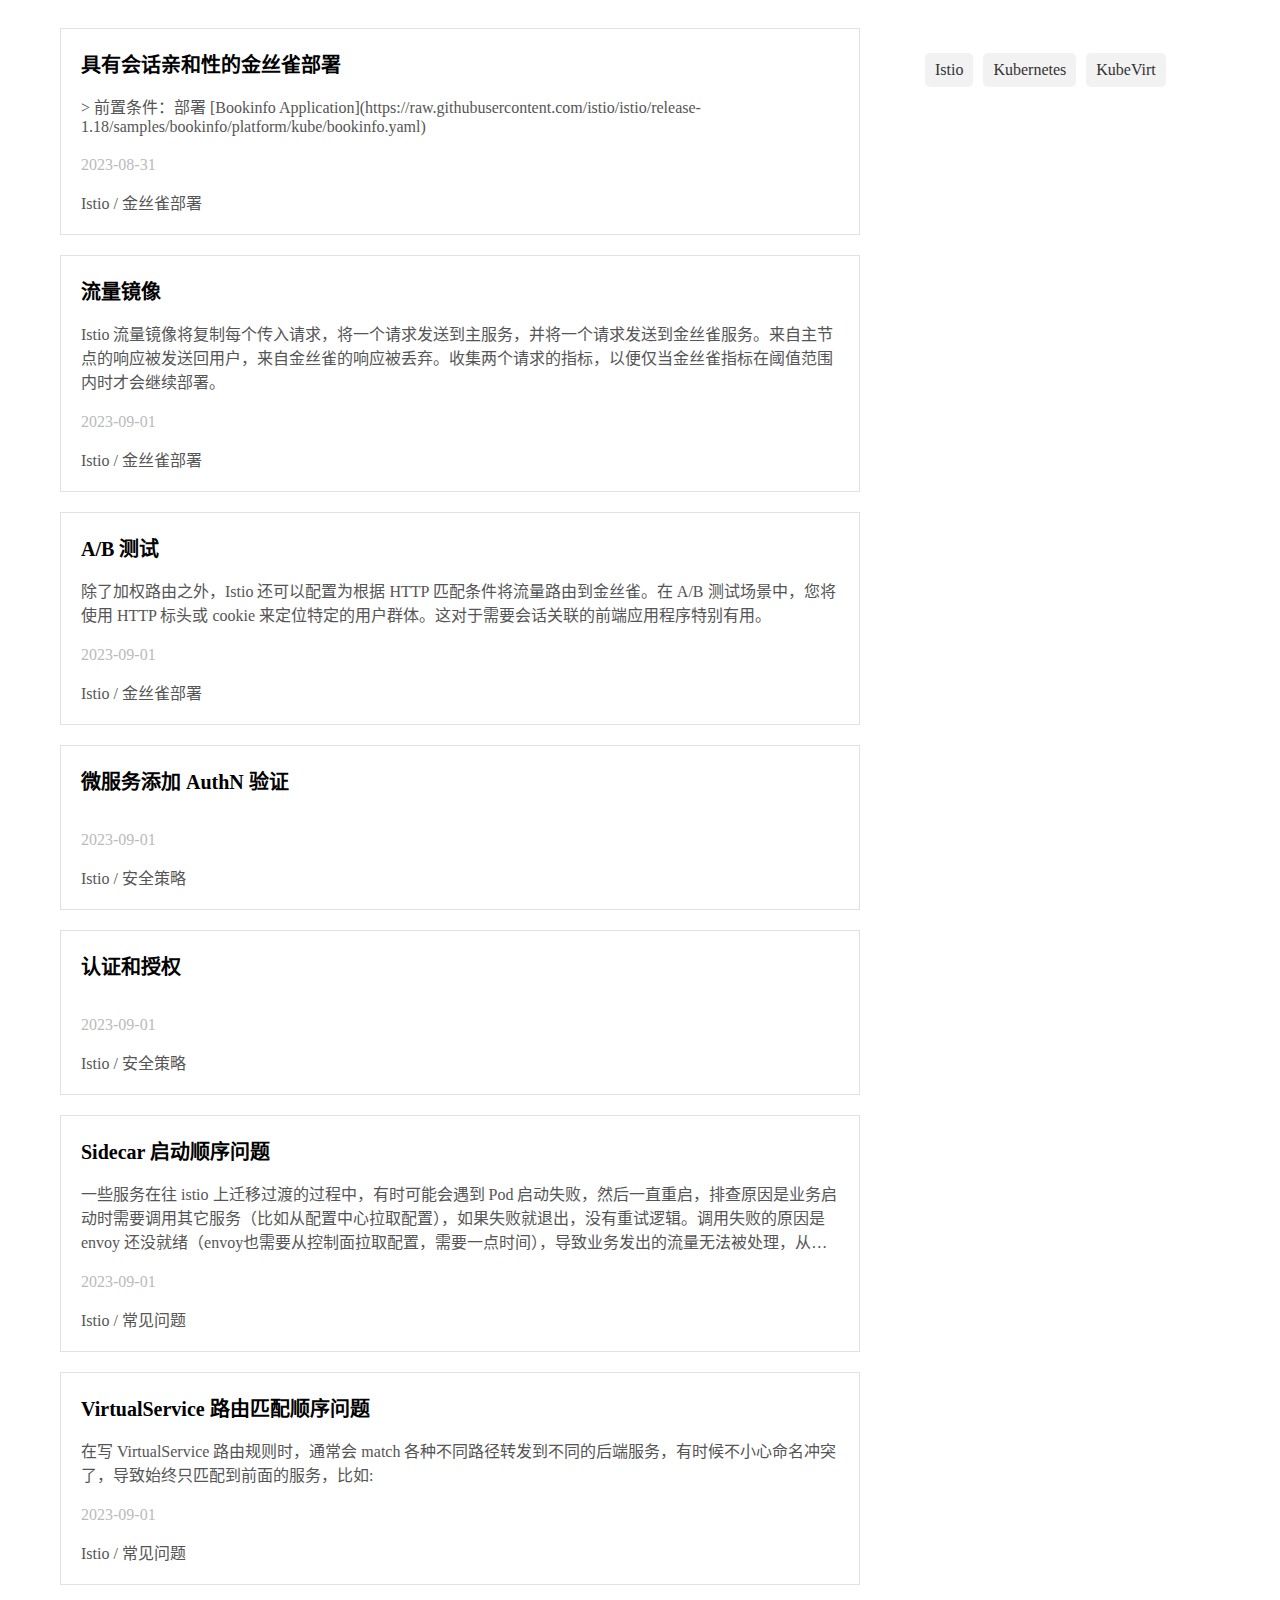
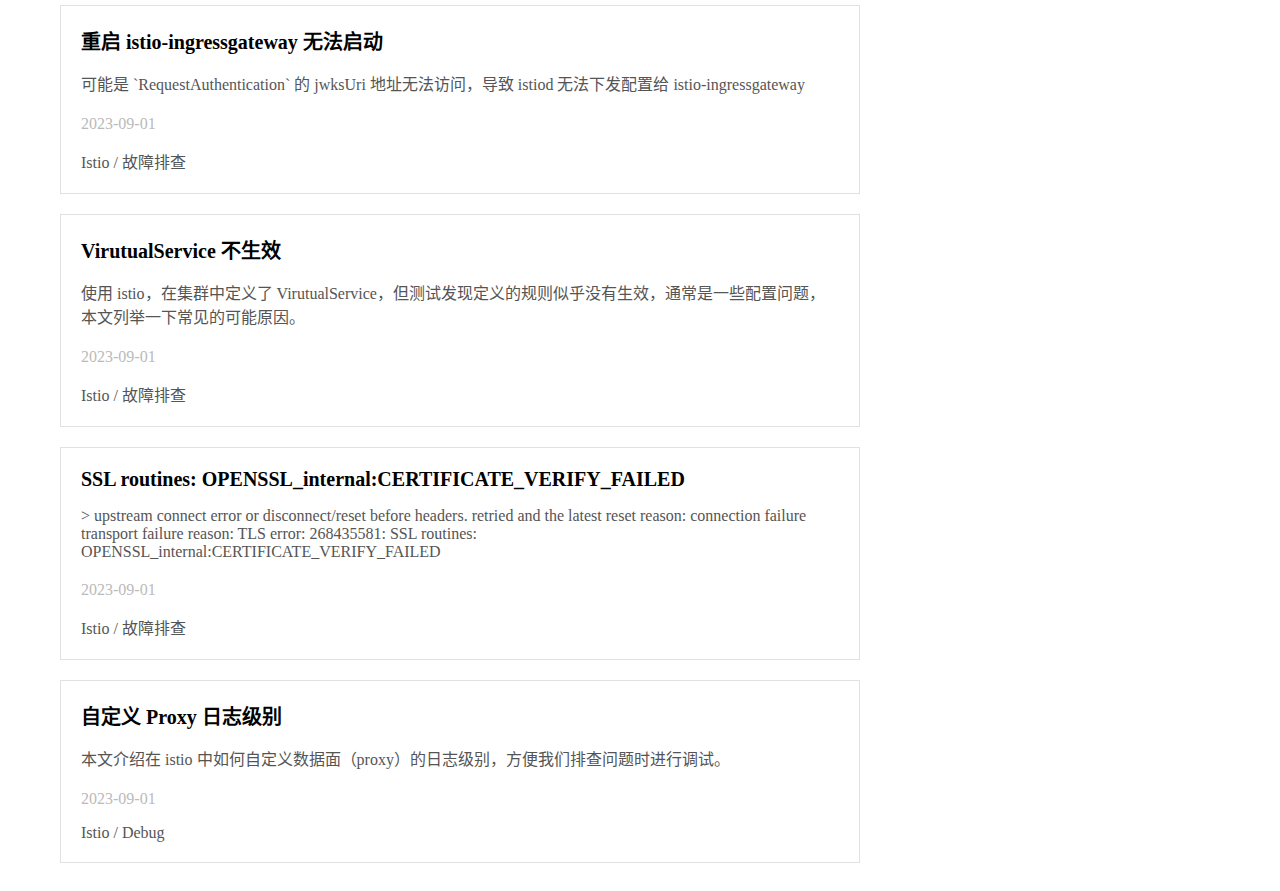
<file: assets/Istio.html>
<!DOCTYPE html>
<html lang="zh-CN">

<head>
    <meta charset="UTF-8">
    <meta http-equiv="X-UA-Compatible" content="IE=edge">
    <meta name="viewport" content="width=device-width, initial-scale=1.0">
    <title>hexiaodai</title>
    <link rel="stylesheet" href="css/index.css">
</head>

<body>
    <div id="content">
        <div class="blog">
            <a href="istio/canary/具有会话亲和性的金丝雀部署.html">
                <h2>具有会话亲和性的金丝雀部署</h2>
                <p class="description">> 前置条件：部署 [Bookinfo Application](https://raw.githubusercontent.com/istio/istio/release-1.18/samples/bookinfo/platform/kube/bookinfo.yaml)</p>
            </a>
            <p class="date">2023-08-31</p>
            <p class="tags">
                <a href="#">Istio</a> /
                <a href="#">金丝雀部署</a>
            </p>
        </div>
        <div class="blog">
            <a href="istio/canary/流量镜像.html">
                <h2>流量镜像</h2>
                <p class="description">Istio 流量镜像将复制每个传入请求，将一个请求发送到主服务，并将一个请求发送到金丝雀服务。来自主节点的响应被发送回用户，来自金丝雀的响应被丢弃。收集两个请求的指标，以便仅当金丝雀指标在阈值范围内时才会继续部署。</p>
            </a>
            <p class="date">2023-09-01</p>
            <p class="tags">
                <a href="#">Istio</a> /
                <a href="#">金丝雀部署</a>
            </p>
        </div>
        <div class="blog">
            <a href="istio/canary/AB测试.html">
                <h2>A/B 测试</h2>
                <p class="description">除了加权路由之外，Istio 还可以配置为根据 HTTP 匹配条件将流量路由到金丝雀。在 A/B 测试场景中，您将使用 HTTP 标头或 cookie 来定位特定的用户群体。这对于需要会话关联的前端应用程序特别有用。</p>
            </a>
            <p class="date">2023-09-01</p>
            <p class="tags">
                <a href="#">Istio</a> /
                <a href="#">金丝雀部署</a>
            </p>
        </div>
        <div class="blog">
            <a href="istio/authz/微服务添加authn验证.html">
                <h2>微服务添加 AuthN 验证</h2>
                <p class="description"> </p>
            </a>
            <p class="date">2023-09-01</p>
            <p class="tags">
                <a href="#">Istio</a> /
                <a href="#">安全策略</a>
            </p>
        </div>
        <div class="blog">
            <a href="istio/authz/认证和授权.html">
                <h2>认证和授权</h2>
                <p class="description"></p>
            </a>
            <p class="date">2023-09-01</p>
            <p class="tags">
                <a href="#">Istio</a> /
                <a href="#">安全策略</a>
            </p>
        </div>
        <div class="blog">
            <a href="istio/faq/sidecar启动顺序问题.html">
                <h2>Sidecar 启动顺序问题</h2>
                <p class="description">一些服务在往 istio 上迁移过渡的过程中，有时可能会遇到 Pod 启动失败，然后一直重启，排查原因是业务启动时需要调用其它服务（比如从配置中心拉取配置），如果失败就退出，没有重试逻辑。调用失败的原因是 envoy 还没就绪（envoy也需要从控制面拉取配置，需要一点时间），导致业务发出的流量无法被处理，从而调用失败。</p>
            </a>
            <p class="date">2023-09-01</p>
            <p class="tags">
                <a href="#">Istio</a> /
                <a href="#">常见问题</a>
            </p>
        </div>
        <div class="blog">
            <a href="istio/faq/virtualservice路由匹配顺序问题.html">
                <h2>VirtualService 路由匹配顺序问题</h2>
                <p class="description">在写 VirtualService 路由规则时，通常会 match 各种不同路径转发到不同的后端服务，有时候不小心命名冲突了，导致始终只匹配到前面的服务，比如:</p>
            </a>
            <p class="date">2023-09-01</p>
            <p class="tags">
                <a href="#">Istio</a> /
                <a href="#">常见问题</a>
            </p>
        </div>
        <div class="blog">
            <a href="istio/troubleshooting/重启istio-ingressgateway无法启动.html">
                <h2>重启 istio-ingressgateway 无法启动</h2>
                <p class="description">可能是 `RequestAuthentication` 的 jwksUri 地址无法访问，导致 istiod 无法下发配置给 istio-ingressgateway</p>
            </a>
            <p class="date">2023-09-01</p>
            <p class="tags">
                <a href="#">Istio</a> /
                <a href="#">故障排查</a>
            </p>
        </div>
        <div class="blog">
            <a href="istio/troubleshooting/virutualservice不生效.html">
                <h2>VirutualService 不生效</h2>
                <p class="description">使用 istio，在集群中定义了 VirutualService，但测试发现定义的规则似乎没有生效，通常是一些配置问题，本文列举一下常见的可能原因。</p>
            </a>
            <p class="date">2023-09-01</p>
            <p class="tags">
                <a href="#">Istio</a> /
                <a href="#">故障排查</a>
            </p>
        </div>
        <div class="blog">
            <a href="istio/troubleshooting/tls证书认证错误.html">
                <h2>SSL routines: OPENSSL_internal:CERTIFICATE_VERIFY_FAILED</h2>
                <p class="description">> upstream connect error or disconnect/reset before headers. retried and the latest reset reason: connection failure transport failure reason: TLS error: 268435581: SSL routines: OPENSSL_internal:CERTIFICATE_VERIFY_FAILED</p>
            </a>
            <p class="date">2023-09-01</p>
            <p class="tags">
                <a href="#">Istio</a> /
                <a href="#">故障排查</a>
            </p>
        </div>
        <div class="blog">
            <a href="istio/debug/自定义Proxy日志级别.html">
                <h2>自定义 Proxy 日志级别</h2>
                <p class="description">本文介绍在 istio 中如何自定义数据面（proxy）的日志级别，方便我们排查问题时进行调试。</p>
            </a>
            <p class="date">2023-09-01</p>
            <p class="tags">
                <a href="#">Istio</a> /
                <a href="#">Debug</a>
            </p>
        </div>
    </div>
    <div id="sidebar">
        <div class="tags">
            <a href="assets/Istio.html">Istio</a>
            <a href="assets/Kubernetes.html">Kubernetes</a>
            <a href="assets/KubeVirt.html">KubeVirt</a>
        </div>
    </div>
</body>

</html>
</file>
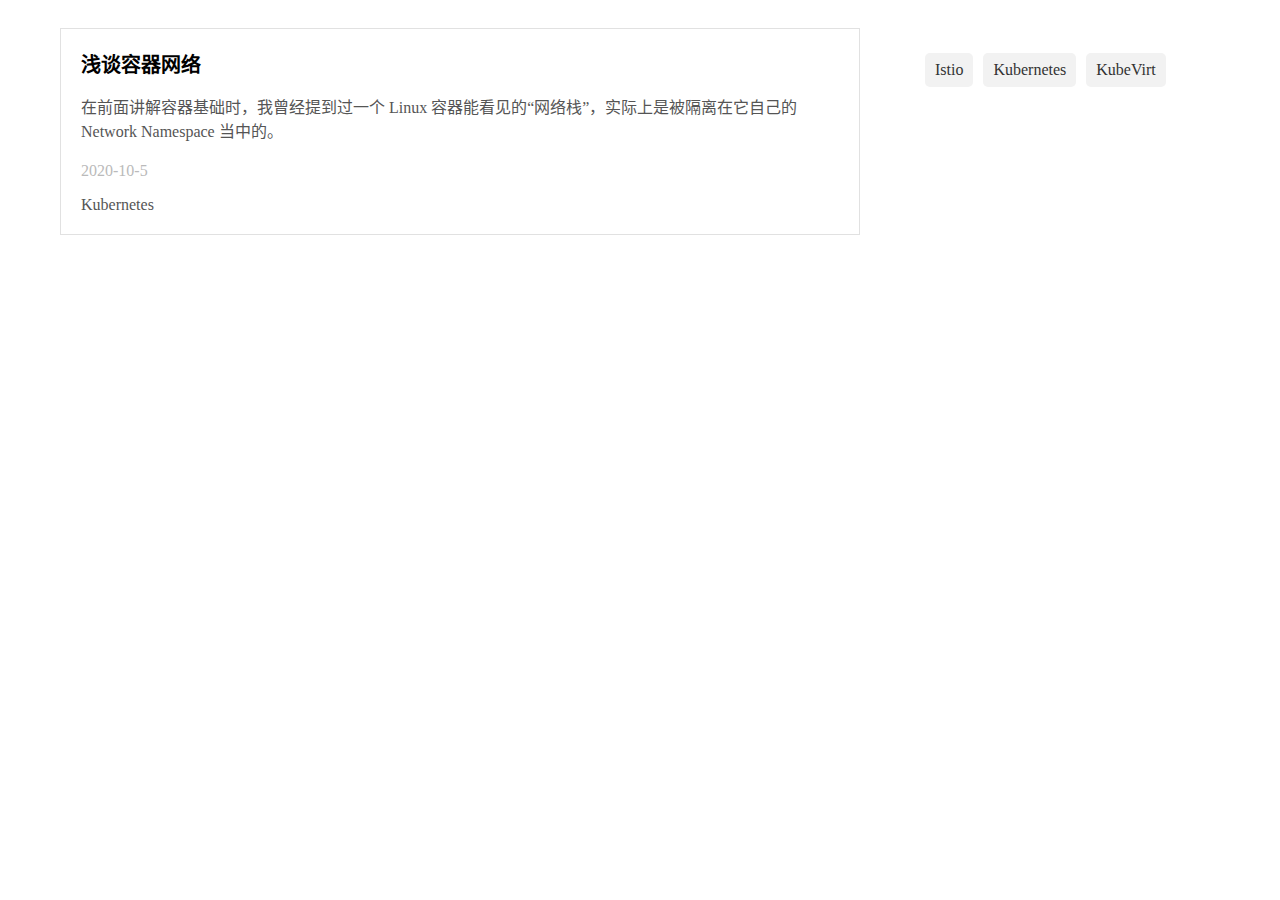
<file: assets/Kubernetes.html>
<!DOCTYPE html>
<html lang="zh-CN">

<head>
    <meta charset="UTF-8">
    <meta http-equiv="X-UA-Compatible" content="IE=edge">
    <meta name="viewport" content="width=device-width, initial-scale=1.0">
    <title>hexiaodai</title>
    <link rel="stylesheet" href="css/index.css">
</head>

<body>
    <div id="content">
        <div class="blog">
            <a href="kubernetes/network/浅谈容器网络.html">
                <h2>浅谈容器网络</h2>
                <p class="description">在前面讲解容器基础时，我曾经提到过一个 Linux 容器能看见的“网络栈”，实际上是被隔离在它自己的 Network Namespace 当中的。</p>
            </a>
            <p class="date">2020-10-5</p>
            <p class="tags">
                <a href="#">Kubernetes</a>
            </p>
        </div>
    </div>
    <div id="sidebar">
        <div class="tags">
            <a href="assets/Istio.html">Istio</a>
            <a href="assets/Kubernetes.html">Kubernetes</a>
            <a href="assets/KubeVirt.html">KubeVirt</a>
        </div>
    </div>
</body>

</html>
</file>
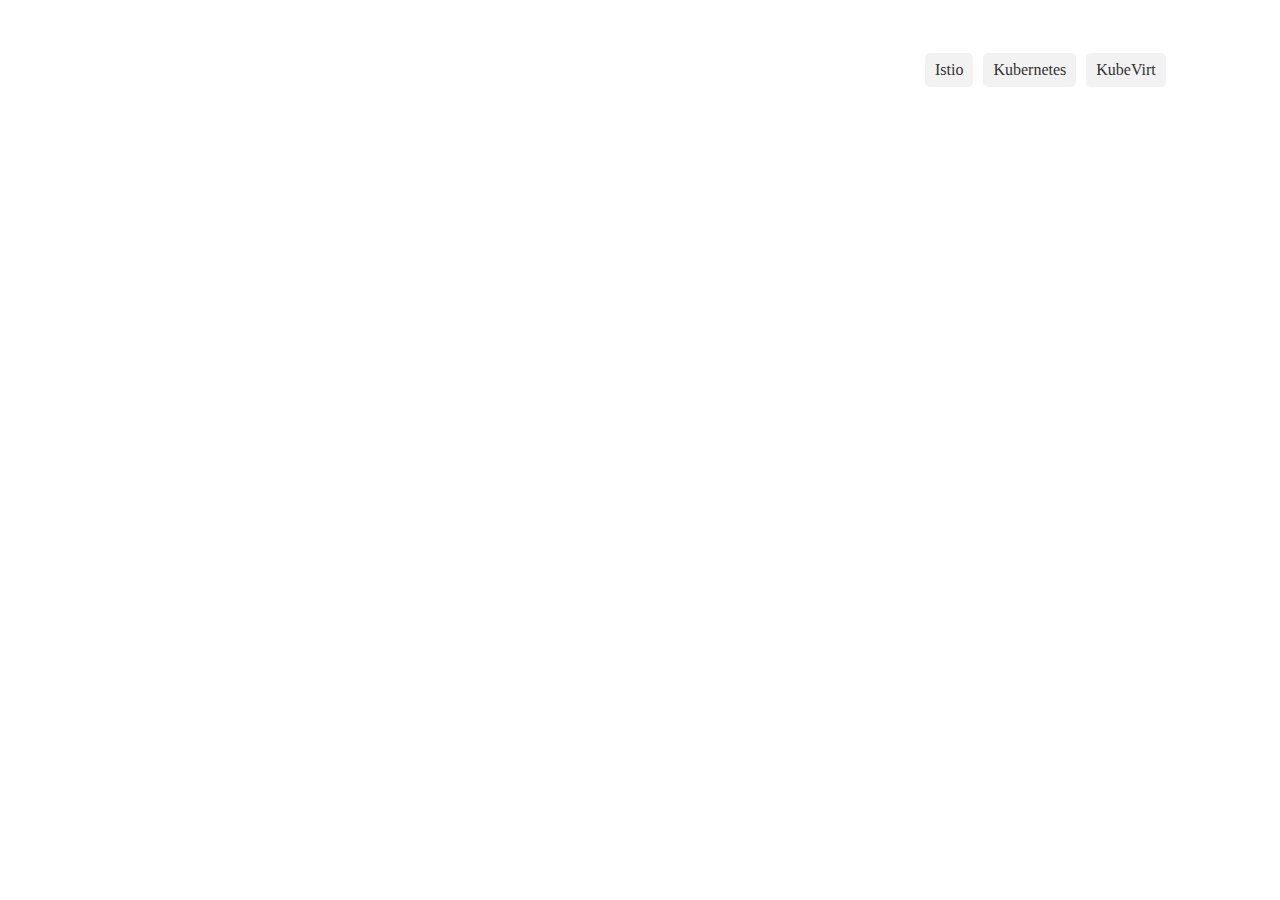
<file: assets/KubeVirt.html>
<!DOCTYPE html>
<html lang="zh-CN">

<head>
    <meta charset="UTF-8">
    <meta http-equiv="X-UA-Compatible" content="IE=edge">
    <meta name="viewport" content="width=device-width, initial-scale=1.0">
    <title>hexiaodai</title>
    <link rel="stylesheet" href="css/index.css">
</head>

<body>
    <div id="content">
    </div>
    <div id="sidebar">
        <div class="tags">
            <a href="assets/Istio.html">Istio</a>
            <a href="assets/Kubernetes.html">Kubernetes</a>
            <a href="assets/KubeVirt.html">KubeVirt</a>
        </div>
    </div>
</body>

</html>
</file>
<file: assets/css/index.css>
body {
    display: flex;
    justify-content: center;
    max-width: 1200px;
    margin-left: auto;
    margin-right: auto;
}

#content {
    width: 75%;
}

#sidebar {
    width: 25%;
    margin: 20px;
    padding: 20px;
}

#content .blog {
    border: 1px solid #e1e1e1;
    margin: 20px;
    padding: 20px;
}

#content .blog h2 {
    margin: 0;
    font-size: 20px;
}

#content .blog p {
    font-size: 16px;
    color: #555;
    margin-bottom: 0;
    padding-bottom: 0;
    /* margin-top: 0;
    padding-top: 0; */
}

#content .blog a {
    display: inline-block;
    text-decoration: none;
    color: inherit;
}

#content .blog .date {
    color: #bababa;
}

#content .blog .tags {
    margin-bottom: 0;
}

#content .blog .description {
    display: -webkit-box;
    -webkit-line-clamp: 3;
    -webkit-box-orient: vertical;
    overflow: hidden;
}

#sidebar .tags {
    display: inline-flex;
}

#sidebar .tags a {
    display: inline-block;
    background-color: #f2f2f2;
    color: #333;
    padding: 5px 10px;
    margin: 5px;
    text-decoration: none;
    border-radius: 5px;
    line-height: 1.5;
    display: flex;
    align-items: center;
}

#sidebar .tags a:hover {
    background-color: #e2e2e2;
}
</file>
